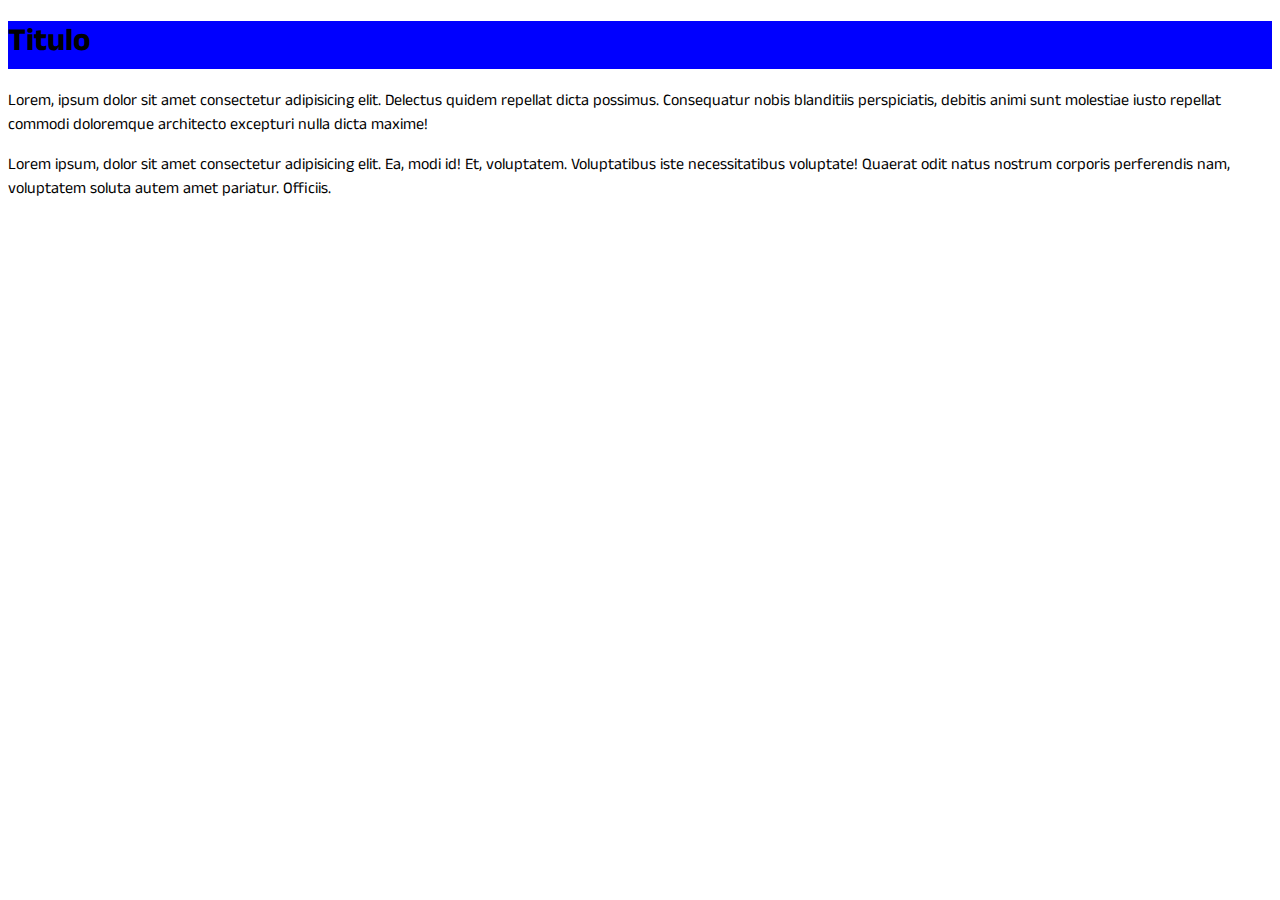
<file: BACKGROUND/index.html>
<!DOCTYPE html>
<html lang="en">
  <head>
    <meta charset="UTF-8" />
    <meta http-equiv="X-UA-Compatible" content="IE=edge" />
    <meta name="viewport" content="width=device-width, initial-scale=1.0" />
    <title>Background</title>
    <link rel="stylesheet" href="style.css" />
  </head>
  <body>
    <h1>Titulo</h1>
    <div class="content">
      <p>
        Lorem, ipsum dolor sit amet consectetur adipisicing elit. Delectus
        quidem repellat dicta possimus. Consequatur nobis blanditiis
        perspiciatis, debitis animi sunt molestiae iusto repellat commodi
        doloremque architecto excepturi nulla dicta maxime!
      </p>
      <p>
        Lorem ipsum, dolor sit amet consectetur adipisicing elit. Ea, modi id!
        Et, voluptatem. Voluptatibus iste necessitatibus voluptate! Quaerat odit
        natus nostrum corporis perferendis nam, voluptatem soluta autem amet
        pariatur. Officiis.
      </p>
    </div>
  </body>
</html>
</file>
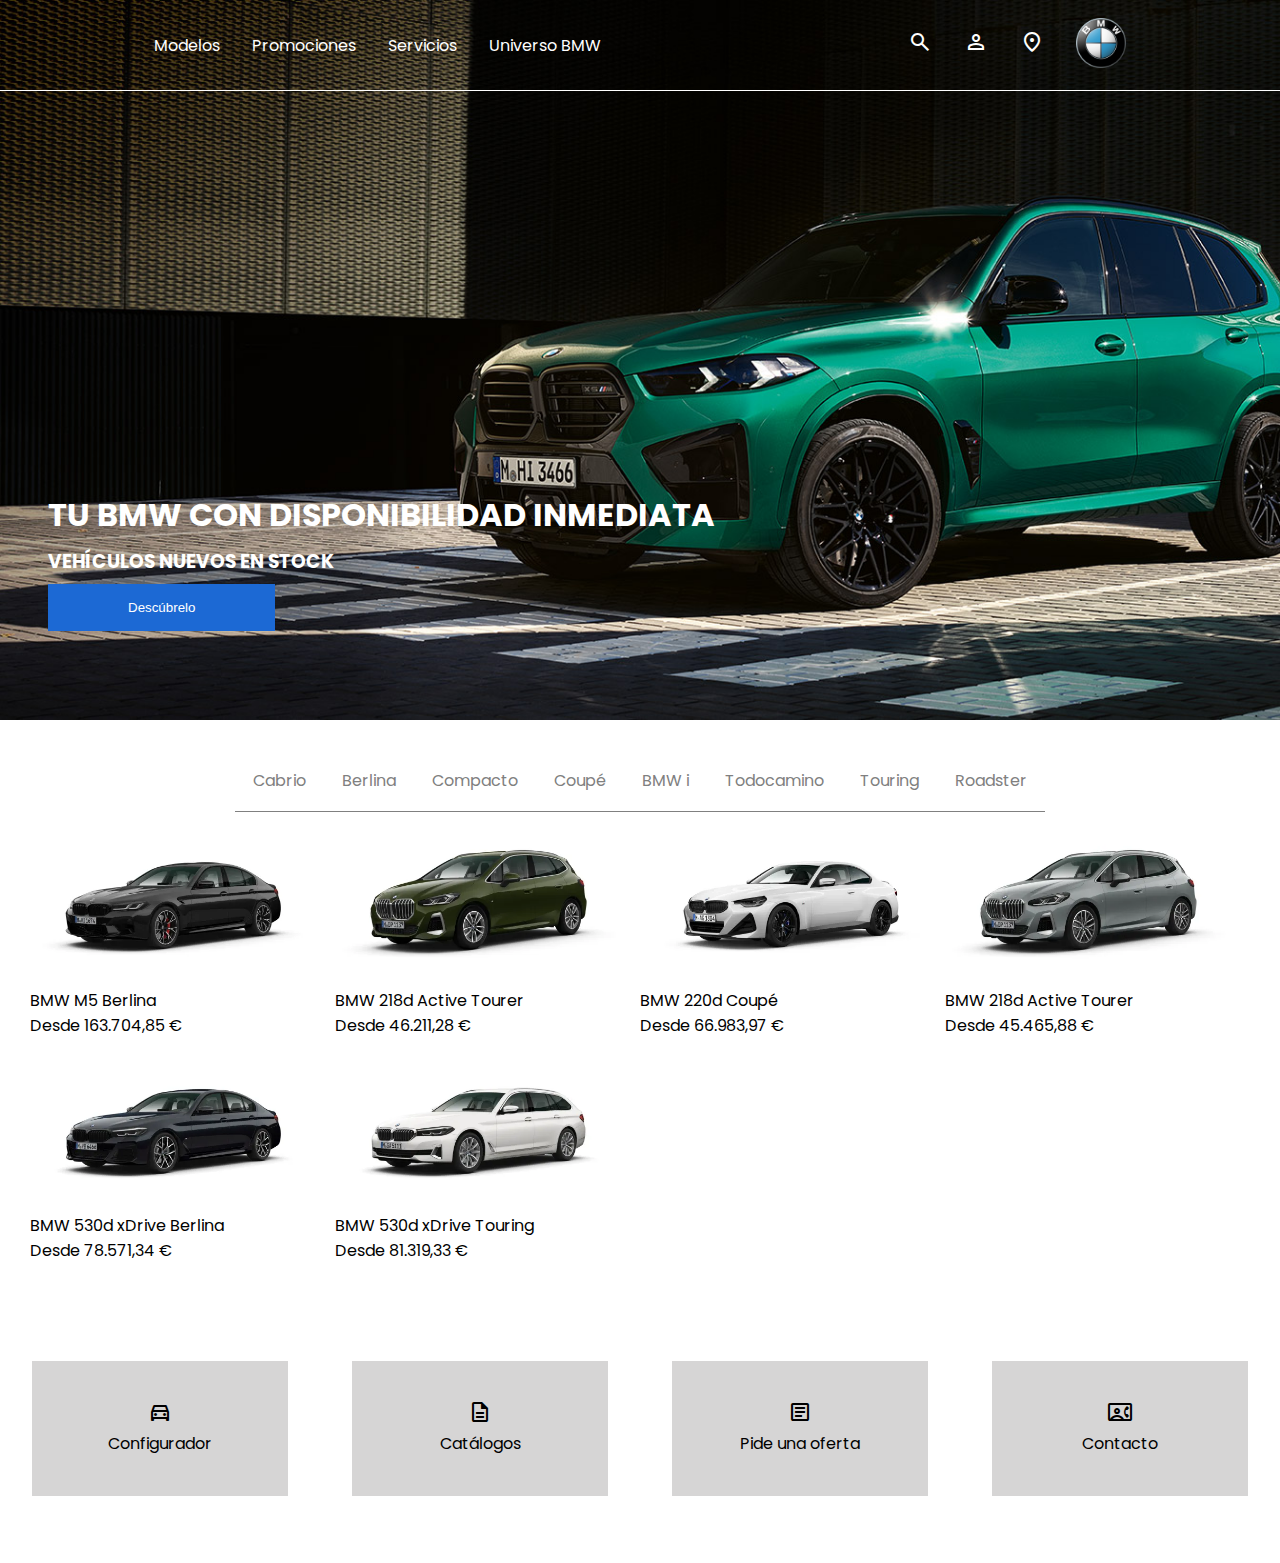
<file: BMW/index.html>
<!DOCTYPE html>
<html lang="en">
  <head>
    <meta charset="UTF-8" />
    <meta http-equiv="X-UA-Compatible" content="IE=edge" />
    <meta name="viewport" content="width=device-width, initial-scale=1.0" />
    <link rel="stylesheet" href="style.css" />
    <link
      rel="stylesheet"
      href="https://fonts.googleapis.com/css2?family=Material+Symbols+Outlined:opsz,wght,FILL,GRAD@20..48,100..700,0..1,-50..200"
    />
    <link rel="preconnect" href="https://fonts.googleapis.com" />
    <link rel="preconnect" href="https://fonts.gstatic.com" crossorigin />
    <link
      href="https://fonts.googleapis.com/css2?family=Poppins:ital,wght@0,100;0,200;0,300;0,400;0,500;0,600;0,700;0,800;0,900;1,100;1,200;1,300;1,400;1,500;1,600;1,700;1,800;1,900&display=swap"
      rel="stylesheet"
    />
    <title>Document</title>
  </head>
  <body>
    <header>
      <nav>
        <ul class="opciones1">
          <li><a href="#">Modelos</a></li>
          <li><a href="#">Promociones</a></li>
          <li><a href="#">Servicios</a></li>
          <li><a href="#">Universo BMW</a></li>
        </ul>
        <ul class="opciones2">
          <li>
            <a href="#"
              ><span class="material-symbols-outlined"> search </span></a
            >
          </li>
          <li>
            <a href="#"
              ><span class="material-symbols-outlined"> person </span></a
            >
          </li>
          <li>
            <a href="#"
              ><span class="material-symbols-outlined"> location_on </span></a
            >
          </li>
          <li><img class="logo" src="assets/BMW.svg.png" /></li>
        </ul>
      </nav>
      <div class="info">
        <h1>tu bmw con disponibilidad inmediata</h1>
        <h3>vehículos nuevos en stock</h3>
        <button>Descúbrelo</button>
      </div>
    </header>
    <section>
      <ul class="menu">
        <li><a href="#">Cabrio</a></li>
        <li><a href="#">Berlina</a></li>
        <li><a href="#">Compacto</a></li>
        <li><a href="#">Coupé</a></li>
        <li><a href="#">BMW i</a></li>
        <li><a href="#">Todocamino</a></li>
        <li><a href="#">Touring</a></li>
        <li><a href="#">Roadster</a></li>
      </ul>
      <ul class="grid">
        <li>
          <img src="assets/coches/cosySec (2).webp" />
          <p>BMW M5 Berlina</p>
          <p>Desde 163.704,85 €</p>
        </li>
        <li>
          <img src="assets/coches/cosySec (1).webp" />
          <p>BMW 218d Active Tourer</p>
          <p>Desde 46.211,28 €</p>
        </li>
        <li>
          <img src="assets/coches/cosySec.webp" />
          <p>BMW 220d Coupé</p>
          <p>Desde 66.983,97 €</p>
        </li>
        <li>
          <img src="assets/coches/cosySec (3).webp" />
          <p>BMW 218d Active Tourer</p>
          <p>Desde 45.465,88 €</p>
        </li>
        <li>
          <img src="assets/coches/cosySec (4).webp" />
          <p>BMW 530d xDrive Berlina</p>
          <p>Desde 78.571,34 €</p>
        </li>
        <li>
          <img src="assets/coches/cosySec (5).webp" />
          <p>BMW 530d xDrive Touring</p>
          <p>Desde 81.319,33 €</p>
        </li>
      </ul>
    </section>
    <footer>
      <ul class="op_footer">
        <li>
          <a href="#"
            ><span class="material-symbols-outlined"> Directions_car </span></a
          >
          <p>Configurador</p>
        </li>
        <li>
          <a href="#"
            ><span class="material-symbols-outlined"> Description </span></a
          >
          <p>Catálogos</p>
        </li>
        <li>
          <a href="#"
            ><span class="material-symbols-outlined"> Article </span></a
          >
          <p>Pide una oferta</p>
        </li>
        <li>
          <a href="#"
            ><span class="material-symbols-outlined"> Contact_phone </span></a
          >
          <p>Contacto</p>
        </li>
      </ul>
    </footer>
  </body>
</html>
</file>
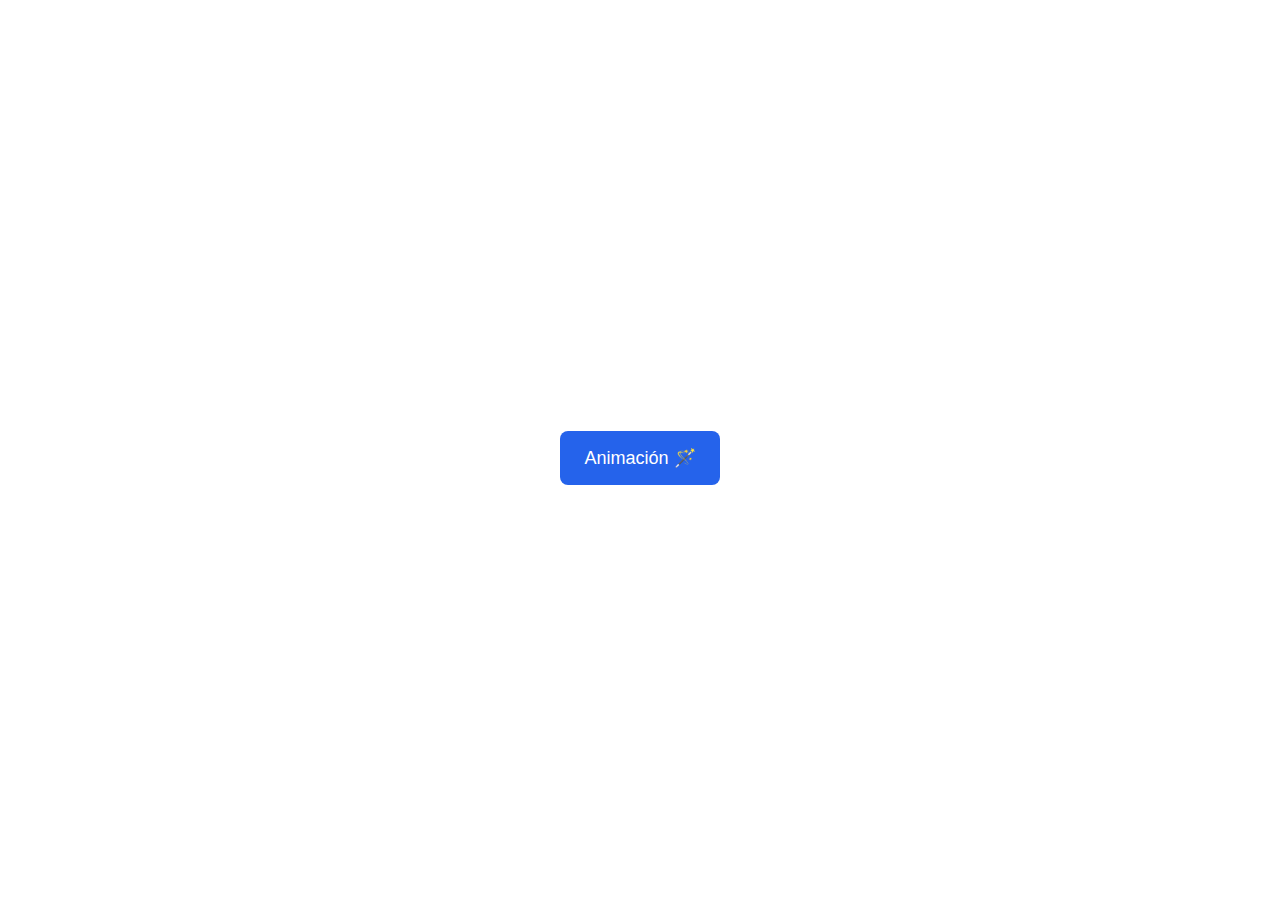
<file: BUTTON_HOVER/index.html>
<!DOCTYPE html>
<html lang="en">
  <head>
    <meta charset="UTF-8" />
    <meta http-equiv="X-UA-Compatible" content="IE=edge" />
    <meta name="viewport" content="width=device-width, initial-scale=1.0" />
    <title>Button Hover</title>
    <link rel="stylesheet" href="style.css" />
  </head>
  <body>
    <div id="transition-container">
      <button>Animación 🪄</button>
    </div>
  </body>
</html>
</file>
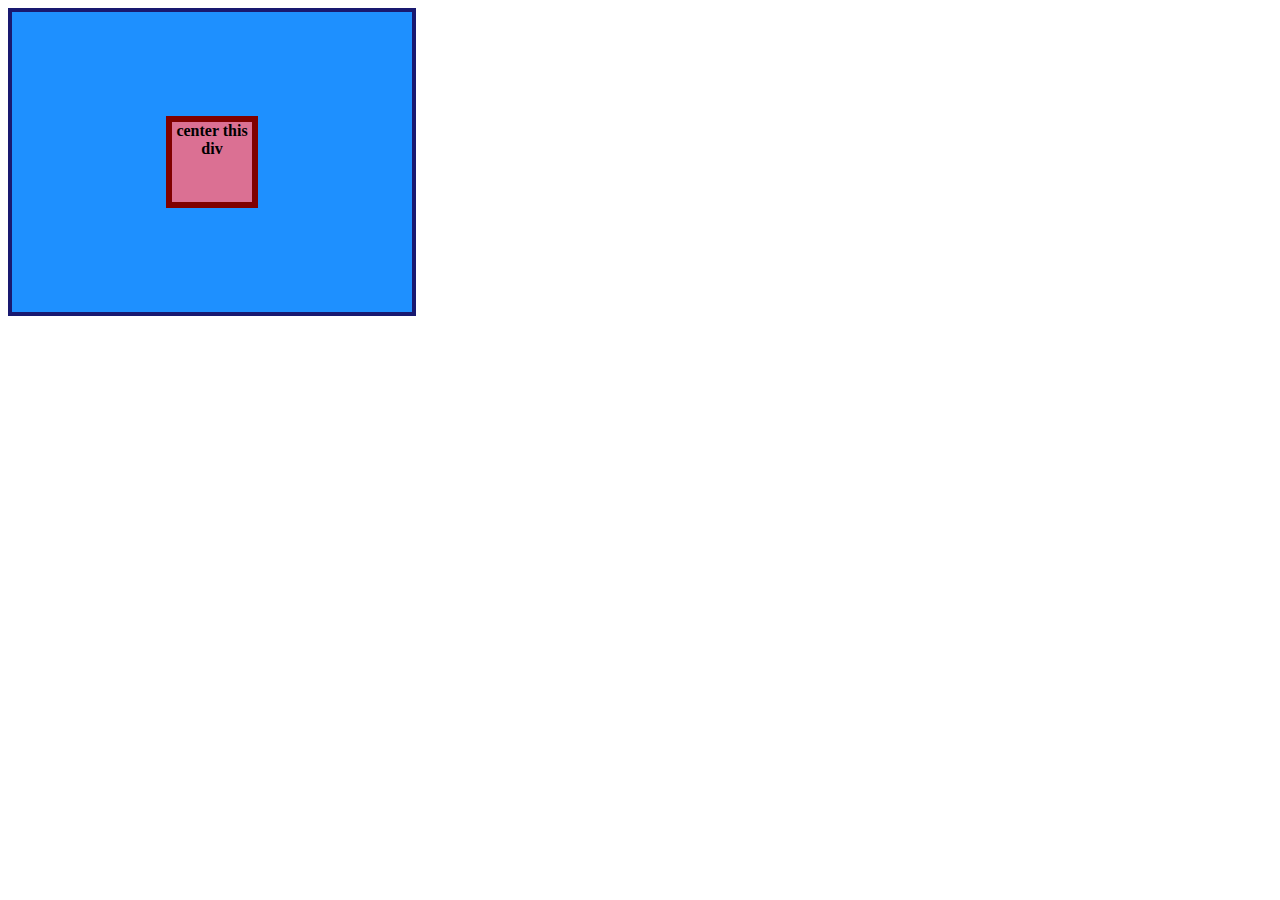
<file: CENTRAR_DIV_CON_FLEX/index.html>
<!DOCTYPE html>
<html lang="en">
  <head>
    <meta charset="UTF-8">
    <meta http-equiv="X-UA-Compatible" content="IE=edge">
    <meta name="viewport" content="width=device-width, initial-scale=1.0">
    <title>CENTER THIS DIV</title>
    <link rel="stylesheet" href="style.css">
  </head>
  <body>
    <div class="container">
      <div class="box">center this div</div>
    </div>
  </body>
</html>
</file>
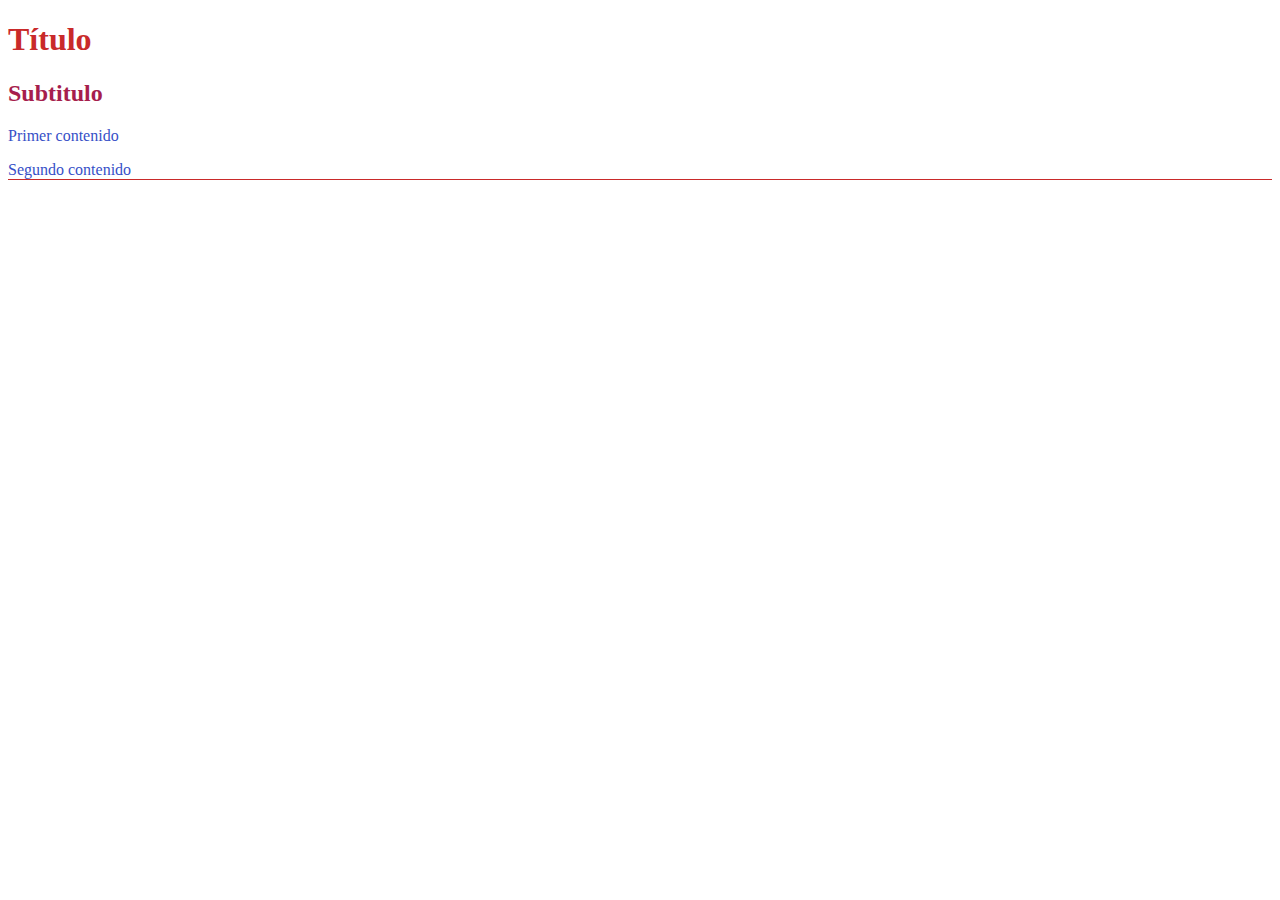
<file: COLORS/index.html>
<!DOCTYPE html>
<html lang="en">
  <head>
    <meta charset="UTF-8" />
    <meta http-equiv="X-UA-Compatible" content="IE=edge" />
    <meta name="viewport" content="width=device-width, initial-scale=1.0" />
    <title>Colors</title>
    <link rel="stylesheet" href="style.css" />
  </head>
  <body>
    <h1>Título</h1>
    <h2>Subtitulo</h2>
    <p class="first">Primer contenido</p>
    <p class="second">Segundo contenido</p>
  </body>
</html>
</file>
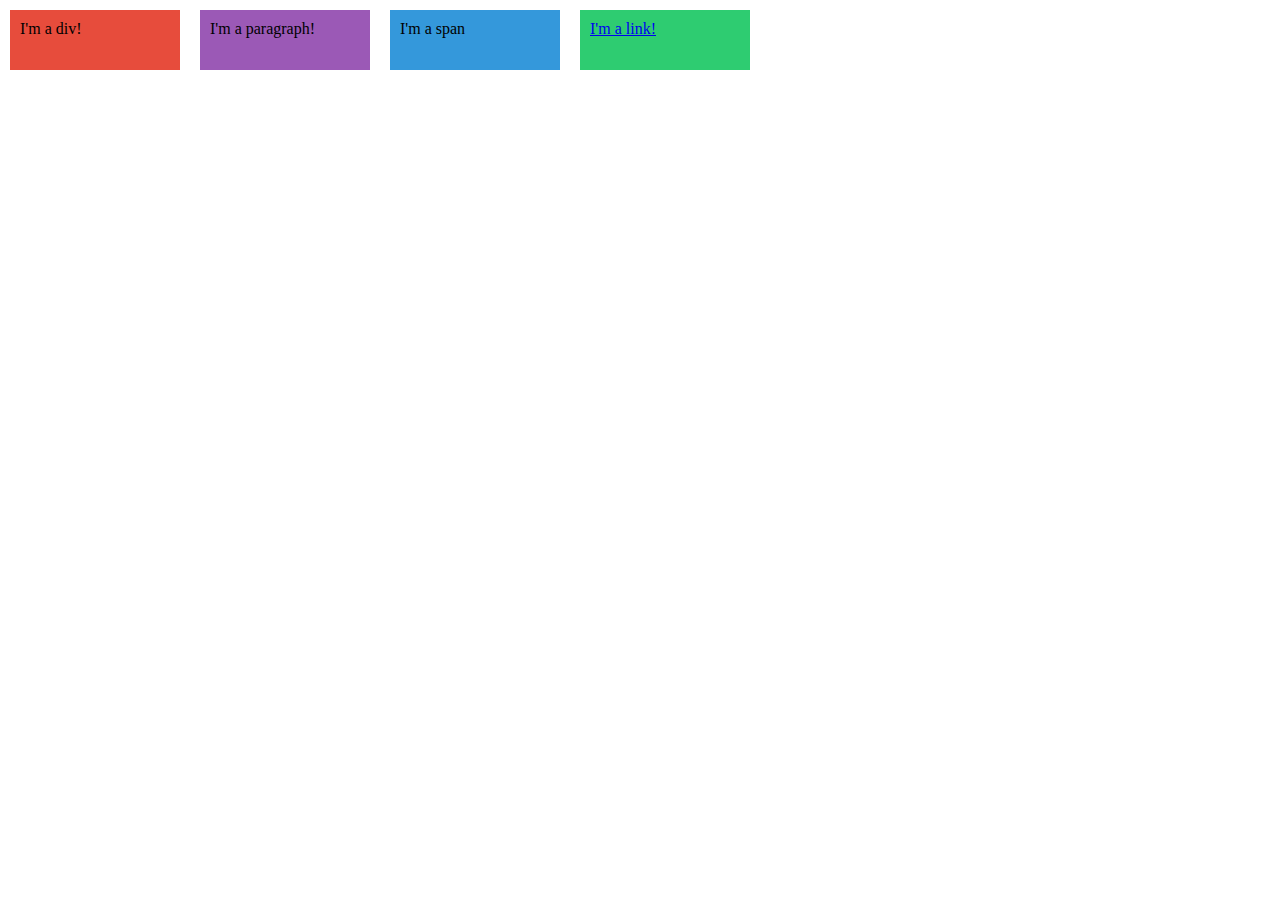
<file: DISPLAY_BASICS/index.html>
<!DOCTYPE html>
<html lang="en">
  <head>
    <meta charset="UTF-8" />
    <meta http-equiv="X-UA-Compatible" content="IE=edge" />
    <meta name="viewport" content="width=device-width, initial-scale=1.0" />
    <title>Display</title>
    <link rel="stylesheet" href="style.css" />
  </head>
  <body>
    <div>I'm a div!</div>
    <p>I'm a paragraph!</p>
    <span>I'm a span</span>
    <a href="#">I'm a link!</a>
  </body>
</html>
</file>
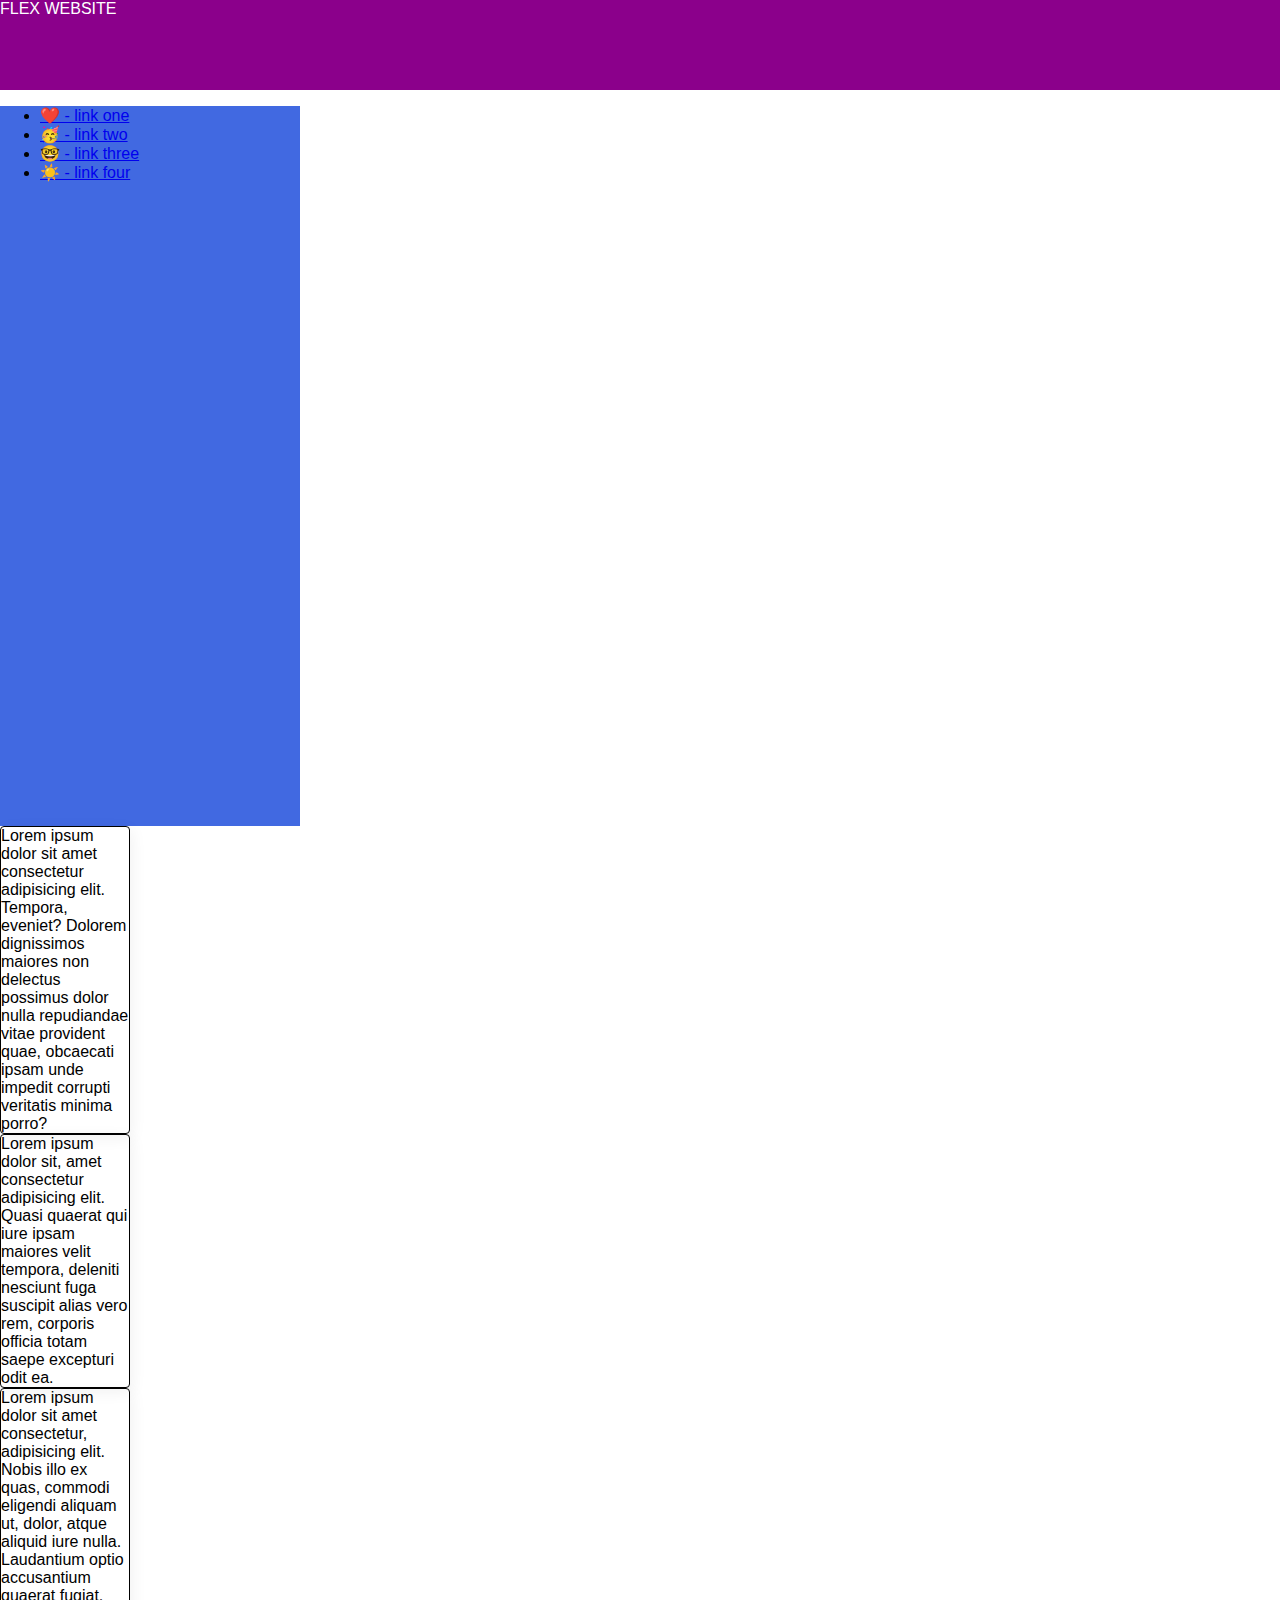
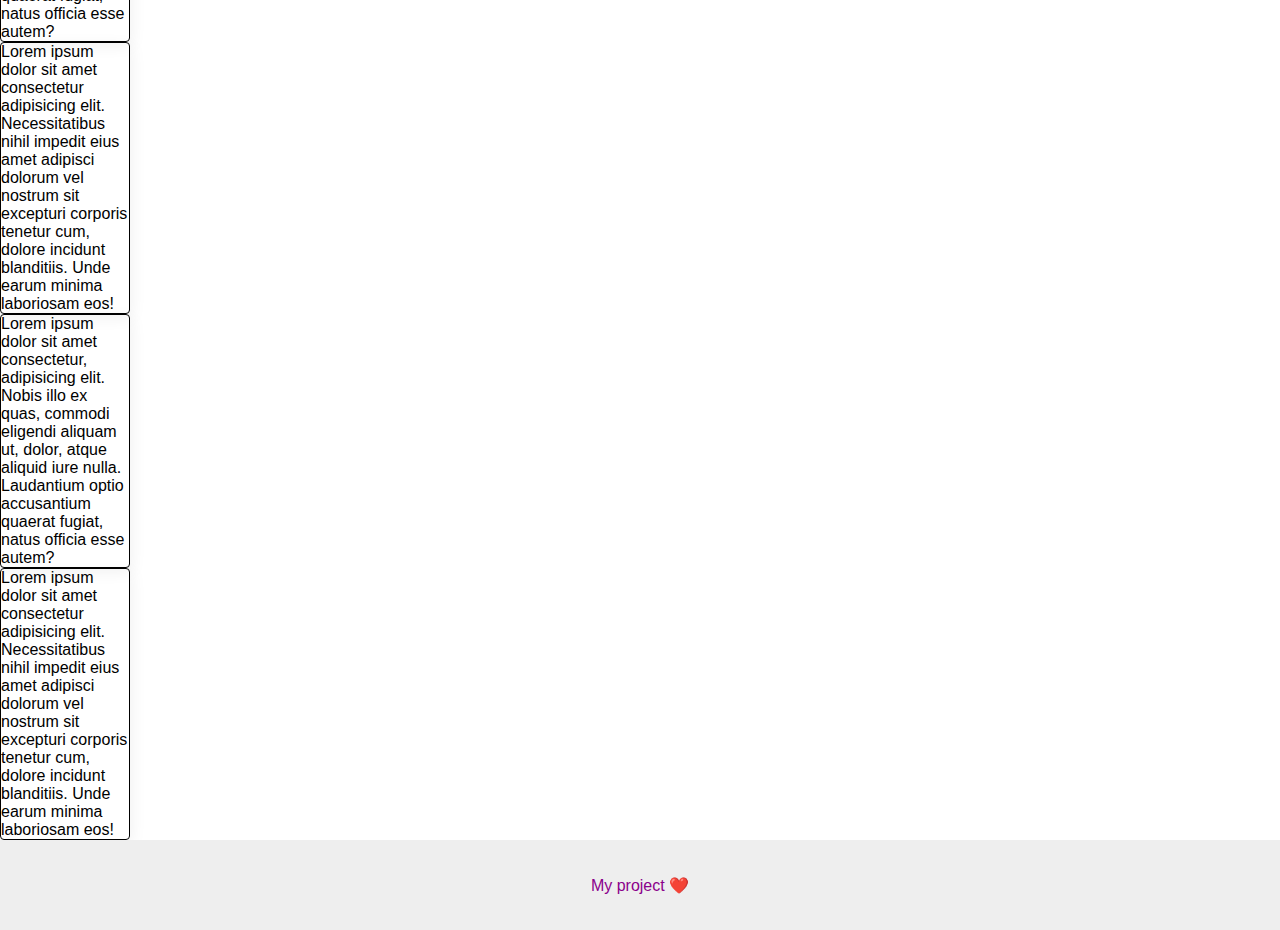
<file: FLEX_LAYOUT/index.html>
<!DOCTYPE html>
<html lang="en">
  <head>
    <meta charset="UTF-8">
    <meta http-equiv="X-UA-Compatible" content="IE=edge">
    <meta name="viewport" content="width=device-width, initial-scale=1.0">
    <title>Flex Layout</title>
    <link rel="stylesheet" href="style.css">
  </head>
  <body>
    <div class="header">
      FLEX WEBSITE
    </div>
    
    <div class="sidebar">
      <ul>
        <li><a href="#">❤️ - link one</a></li>
        <li><a href="#">🥳 - link two</a></li>
        <li><a href="#">🤓 - link three</a></li>
        <li><a href="#">☀️ - link four</a></li>
      </ul>
    </div>

    <div class="card">Lorem ipsum dolor sit amet consectetur adipisicing elit. Tempora, eveniet? Dolorem dignissimos maiores non delectus possimus dolor nulla repudiandae vitae provident quae, obcaecati ipsam unde impedit corrupti veritatis minima porro?</div>
    <div class="card">Lorem ipsum dolor sit, amet consectetur adipisicing elit. Quasi quaerat qui iure ipsam maiores velit tempora, deleniti nesciunt fuga suscipit alias vero rem, corporis officia totam saepe excepturi odit ea.</div>
    <div class="card">Lorem ipsum dolor sit amet consectetur, adipisicing elit. Nobis illo ex quas, commodi eligendi aliquam ut, dolor, atque aliquid iure nulla. Laudantium optio accusantium quaerat fugiat, natus officia esse autem?</div>
    <div class="card">Lorem ipsum dolor sit amet consectetur adipisicing elit. Necessitatibus nihil impedit eius amet adipisci dolorum vel nostrum sit excepturi corporis tenetur cum, dolore incidunt blanditiis. Unde earum minima laboriosam eos!</div>
    <div class="card">Lorem ipsum dolor sit amet consectetur, adipisicing elit. Nobis illo ex quas, commodi eligendi aliquam ut, dolor, atque aliquid iure nulla. Laudantium optio accusantium quaerat fugiat, natus officia esse autem?</div>
    <div class="card">Lorem ipsum dolor sit amet consectetur adipisicing elit. Necessitatibus nihil impedit eius amet adipisci dolorum vel nostrum sit excepturi corporis tenetur cum, dolore incidunt blanditiis. Unde earum minima laboriosam eos!</div>
    
    <div class="footer">
      My project ❤️
    </div>
  </body>
</html>
</file>
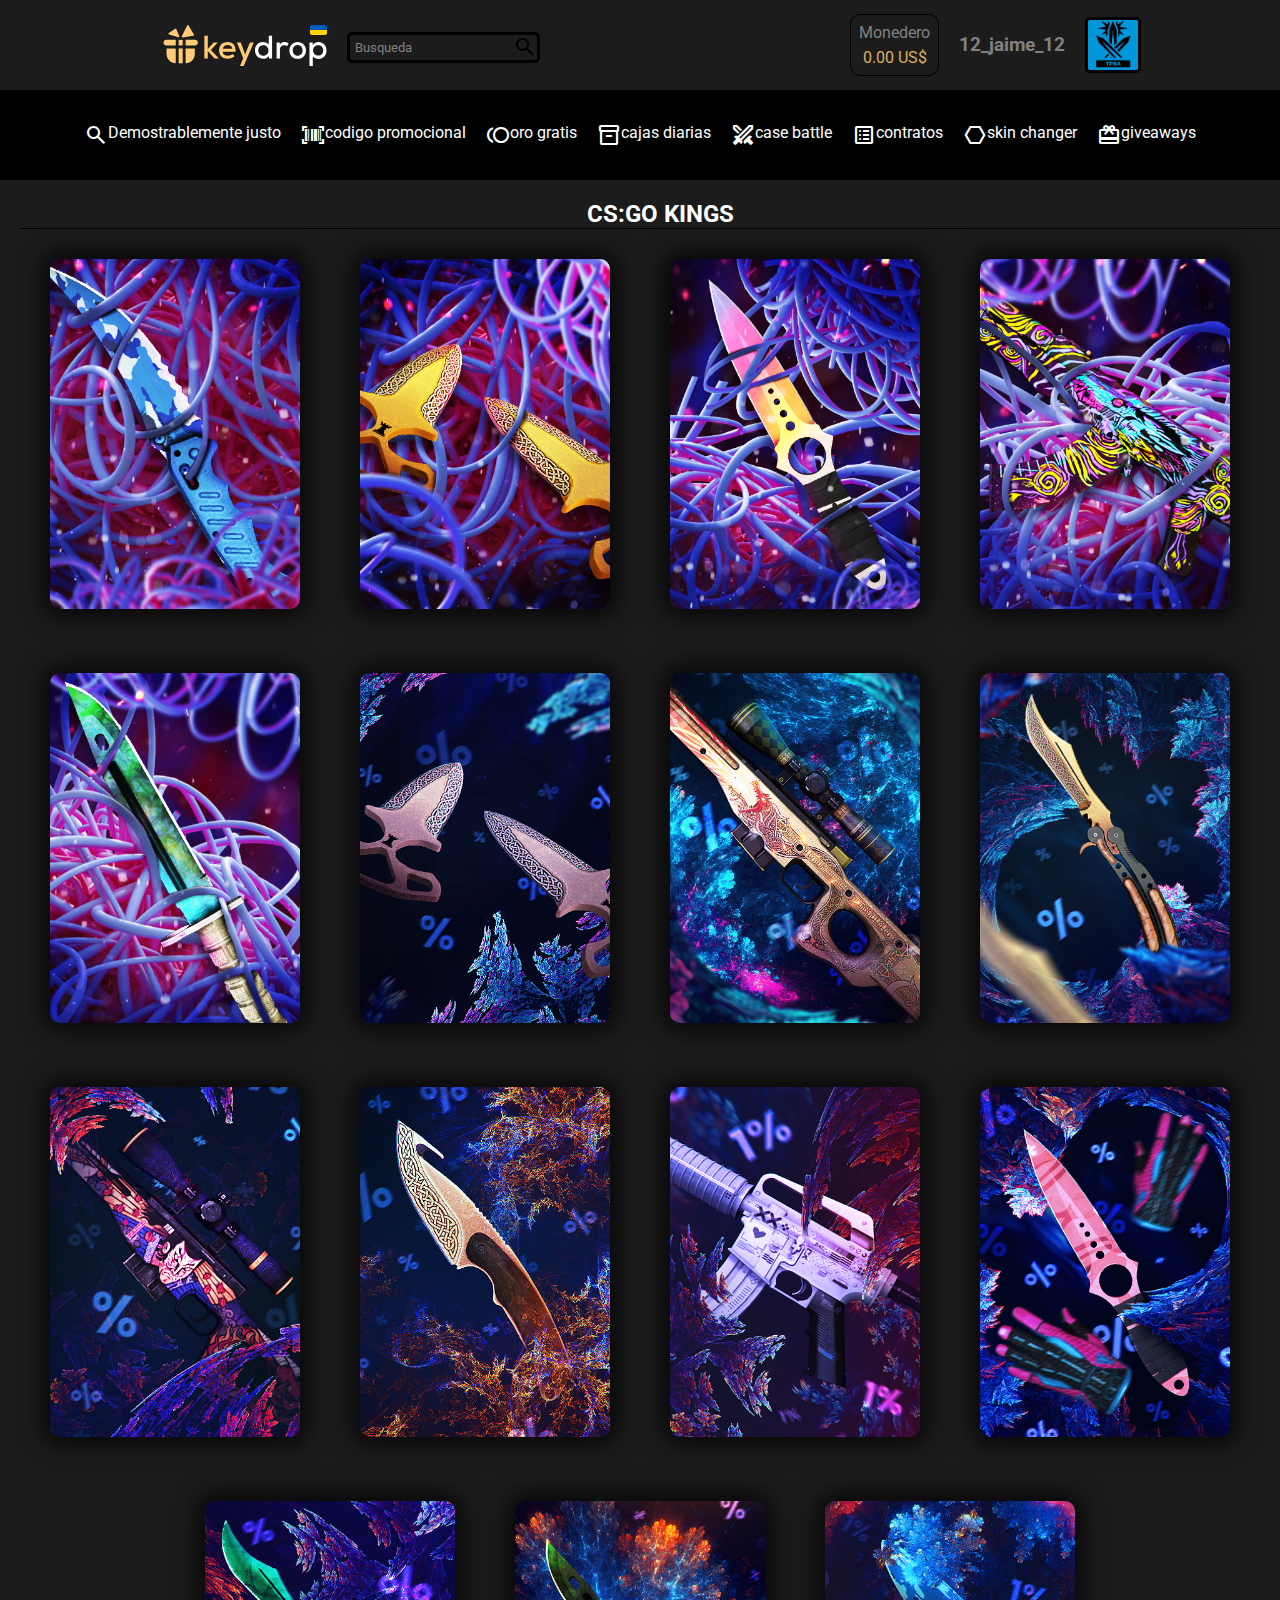
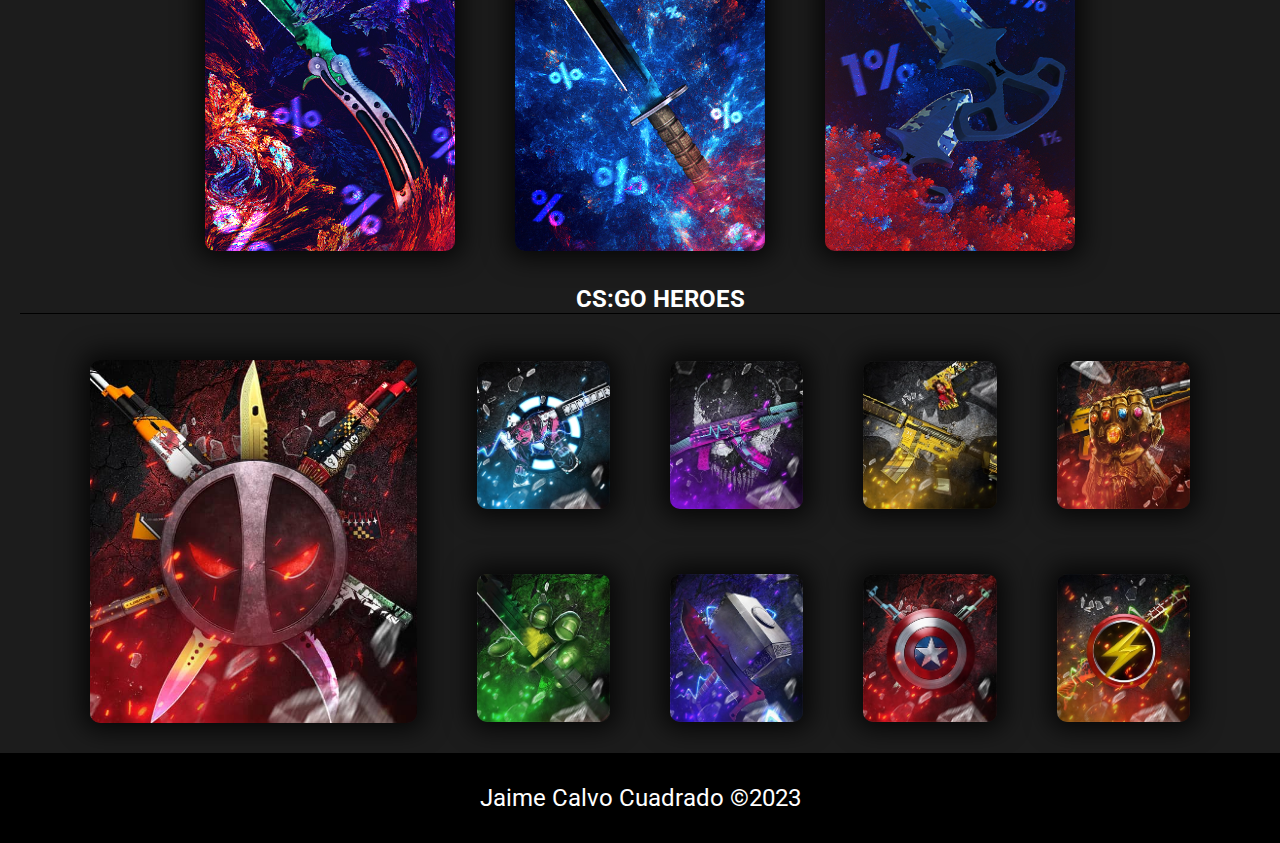
<file: FLEX_y_GRID/index.html>
<!DOCTYPE html>
<html lang="en">
<head>
    <meta charset="UTF-8">
    <meta http-equiv="X-UA-Compatible" content="IE=edge">
    <meta name="viewport" content="width=device-width, initial-scale=1.0">
    <link rel="stylesheet" href="style.css">
    <link rel="stylesheet" href="https://fonts.googleapis.com/css2?family=Material+Symbols+Outlined:opsz,wght,FILL,GRAD@20..48,100..700,0..1,-50..200" />
    <link rel="preconnect" href="https://fonts.googleapis.com">
<link rel="preconnect" href="https://fonts.gstatic.com" crossorigin>
<link href="https://fonts.googleapis.com/css2?family=Poppins:ital,wght@0,200;0,300;0,400;0,500;0,600;0,700;0,800;0,900;1,100;1,200;1,300;1,400;1,500;1,600;1,700;1,800;1,900&family=Roboto:ital,wght@0,100;0,300;0,400;0,500;0,700;0,900;1,100;1,300;1,400;1,500;1,700;1,900&display=swap" rel="stylesheet">
    <title>Document</title>
</head>
<body>
    <header>
    <nav class="nav1">
        <div class="elements_izq">
                <img class="logo" src="assets/img_pagina/kd-logo.svg"alt="logo"/>
            <div class="input_busqueda">
                <input type="text" placeholder="Busqueda">
                <span class="material-symbols-outlined">
                    search
                </span>
            
            </div>
        </div>
        <div class="elements_der">
            <div class="monedero">
            <p>Monedero</p>
            <p class="cantidad">0.00 US$</p>
            </div>
            <h3>12_jaime_12</h2>
            <img class="icono" src="assets/img_pagina/azulTPBa.png"alt="icono"/>
        </div>
    </nav>
<nav class="nav2">
    <ul class="listado">
        <li class="item"><span class="material-symbols-outlined">
            search
        </span><a>Demostrablemente justo</a></li>
        <li class="item"><span class="material-symbols-outlined">
            barcode_scanner
        </span><a>codigo promocional</a></li>
        <li class="item"><span class="material-symbols-outlined">
            toll
        </span><a>oro gratis</a></li>
        <li class="item"><span class="material-symbols-outlined">
            inventory_2
        </span><a>cajas diarias</a></li>
        <li class="item"><span class="material-symbols-outlined">
            swords
        </span><a>case battle</a></li>
        <li class="item"><span class="material-symbols-outlined">
            list_alt 
        </span><a>contratos</a></li>
        <li class="item"><span class="material-symbols-outlined">
            hexagon
        </span><a>skin changer</a></li>
        <li class="item"><span class="material-symbols-outlined">
            redeem
        </span><a>giveaways</a></li>
    </ul>
</nav>
</header>
<main>
<content class="content1">
    <h2>CS:GO KINGS</h2>
    <ul class="list_content1">
        <li class="caja_flex">
            <img class="caja1" src="assets/img_cajas/SPARK.webp" alt="SPARK"/>
        </li>
        <li class="caja_flex">
            <img class="caja1" src="assets/img_cajas/DAGGERS.webp"
            alt="DAGGERS"/>
        </li>
        <li class="caja_flex">
            <img class="caja1" src="assets/img_cajas/PERFECT.webp"alt="PERFECT"/>
        </li>
        <li class="caja_flex">
            <img class="caja1" src="assets/img_cajas/ENERGY1.webp"alt="ENERGY1"/>
        </li>
        <li class="caja_flex">
            <img class="caja1" src="assets/img_cajas/SHARP.webp"alt="SHARP"/>
        </li>
        <li class="caja_flex">
            <img class="caja1" src="assets/img_cajas/SWAP.webp"alt="SWAP"/>
        </li>
        <li class="caja_flex">
            <img class="caja1" src="assets/img_cajas/SIGNAL.webp"alt="SIGNAL"/>
        </li>
        <li class="caja_flex">
            <img class="caja1" src="assets/img_cajas/SMART.webp"alt="SMART"/>
        </li>
        <li class="caja_flex">
            <img class="caja1" src="assets/img_cajas/CAPITAL.webp"alt="CAPITAL"/>
        </li>
        <li class="caja_flex">
            <img class="caja1" src="assets/img_cajas/TECH.webp"alt="TECH"/>
        </li>
        <li class="caja_flex">
            <img class="caja1" src="assets/img_cajas/1PROFIT2.webp"alt="1PROFIT2"/>
        </li>
        <li class="caja_flex">
            <img class="caja1" src="assets/img_cajas/LORD2.webp"alt="LORD2"/>
        </li>
        <li class="caja_flex">
            <img class="caja1" src="assets/img_cajas/TOKEN2.webp"alt="TOKEN2"/>
        </li>
        <li class="caja_flex">
            <img class="caja1" src="assets/img_cajas/ROCKET2.webp"alt="ROCKET2"/>
        </li>
        <li class="caja_flex">
            <img class="caja1" src="assets/img_cajas/1KNIFE3.webp"alt="1KNIFE3"/>
        </li>
    </ul>
</content>
<content class="content2">
    <h2>CS:GO HEROES</h2>
    <ul class="list_content2">
        <li class="caja_grid">
            <img class="caja2" src="assets/img_cajas/csgoheroes11.jpg" alt="csgoheroes11"/>
        </li>
        <li class="caja_grid">
            <img class="caja2" src="assets/img_cajas/csgoheroes3.webp"alt="csgoheroes3"/>
        </li>
        <li class="caja_grid">
            <img class="caja2" src="assets/img_cajas/csgoheroes4.webp"alt="csgoheroes4"/>
        </li>
        <li class="caja_grid">
            <img class="caja2" src="assets/img_cajas/csgoheroes5.webp"alt="csgoheroes5"/>
        </li>
        <li class="caja_grid">
            <img class="caja2" src="assets/img_cajas/csgoheroes6.webp" alt="csgoheroes6"/>
        </li>
        <li class="caja_grid">
            <img class="caja2" src="assets/img_cajas/csgoheroes7.webp"
            alt="csgoheroes7"/>
        </li>
        <li class="caja_grid">
            <img class="caja2" src="assets/img_cajas/csgoheroes8.webp"alt="csgoheroes8"/>
        </li>
        <li class="caja_grid">
            <img class="caja2" src="assets/img_cajas/csgoheroes9.webp"alt="csgoheroes9"/>
        </li>
        <li class="caja_grid">
            <img class="caja2" src="assets/img_cajas/csgoheroes2.webp"alt="csgoheroes2"/>
        </li>
    </ul>
</content>
</main>
<footer>
    <p>Jaime Calvo Cuadrado ©2023</p>
</footer>
</body>
</html>
</file>
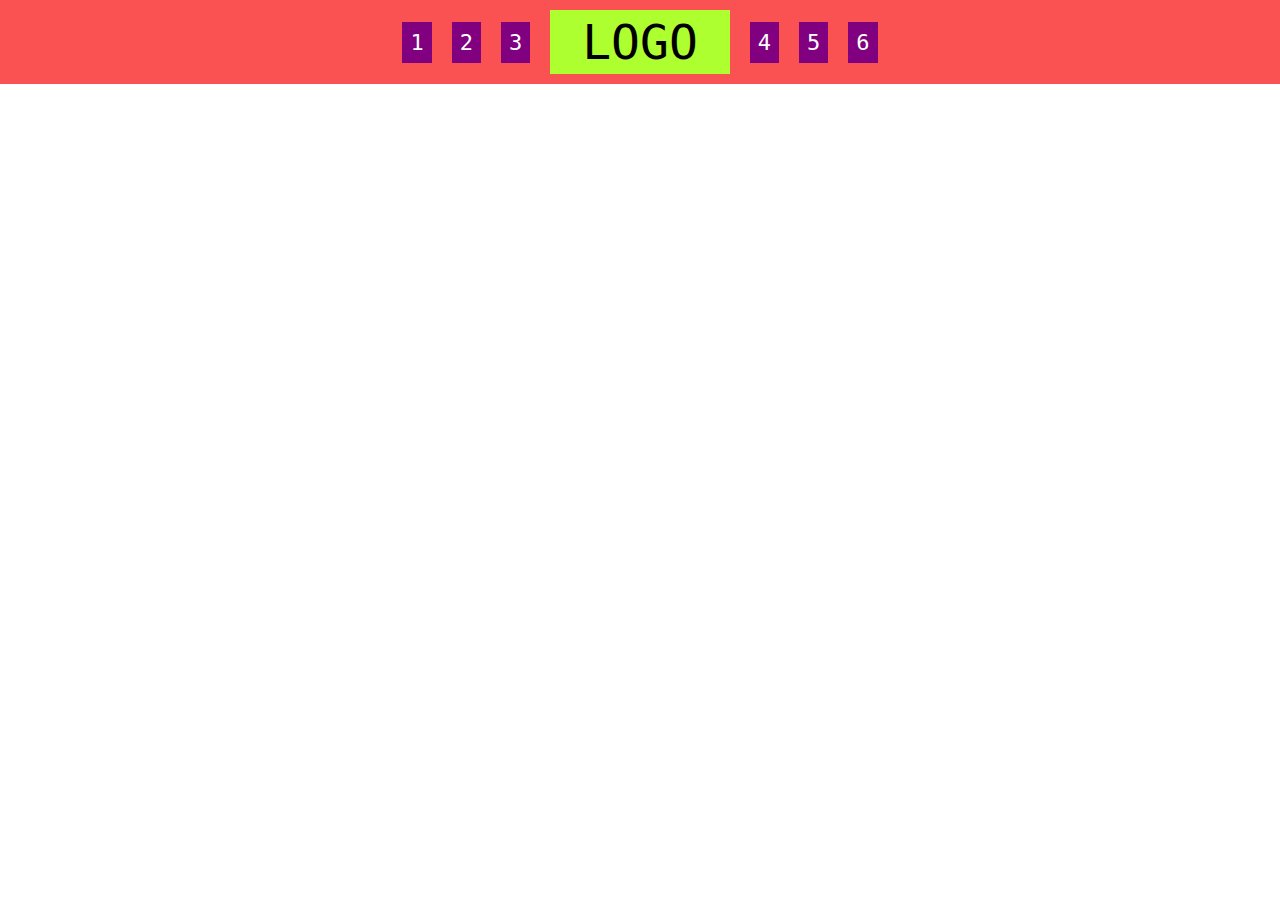
<file: HEADER_ONE/index.html>
<!DOCTYPE html>
<html lang="en">
  <head>
    <meta charset="UTF-8">
    <meta http-equiv="X-UA-Compatible" content="IE=edge">
    <meta name="viewport" content="width=device-width, initial-scale=1.0">
    <title>Flex Header</title>
    <link rel="stylesheet" href="style.css">
  </head>
  <body>
    <div class="header">
      <div class="left-links">
        <ul>
          <li><a href="#">1</a></li>
          <li><a href="#">2</a></li>
          <li><a href="#">3</a></li>
        </ul>
      </div>
      <div class="logo">LOGO</div>
      <div class="right-links">
        <ul>
          <li><a href="#">4</a></li>
          <li><a href="#">5</a></li>
          <li><a href="#">6</a></li>
        </ul>
      </div>
    </div>
  </body>
</html>
</file>
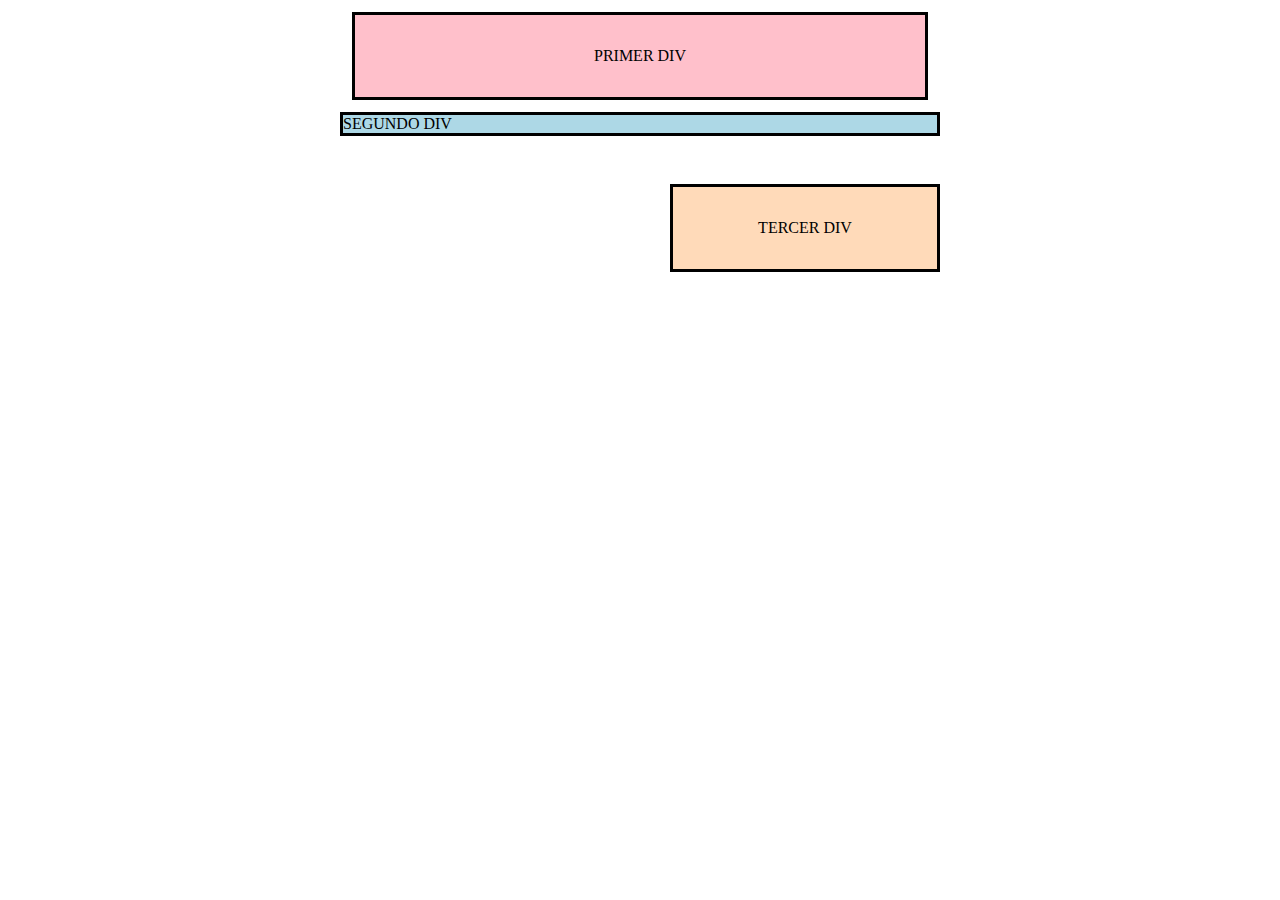
<file: MARGIN_Y_PADDING_BASICS/index.html>
<!DOCTYPE html>
<html lang="en">
  <head>
    <meta charset="UTF-8">
    <meta http-equiv="X-UA-Compatible" content="IE=edge">
    <meta name="viewport" content="width=device-width, initial-scale=1.0">
    <title>Margin and Padding 1</title>
    <link rel="stylesheet" href="style.css">
  </head>
  <body>
    <div class="one">
      PRIMER DIV
    </div>
    <div class="two">
      SEGUNDO DIV
    </div>
    <div class="three">
      TERCER DIV
    </div>
  </body>
</html>
</file>
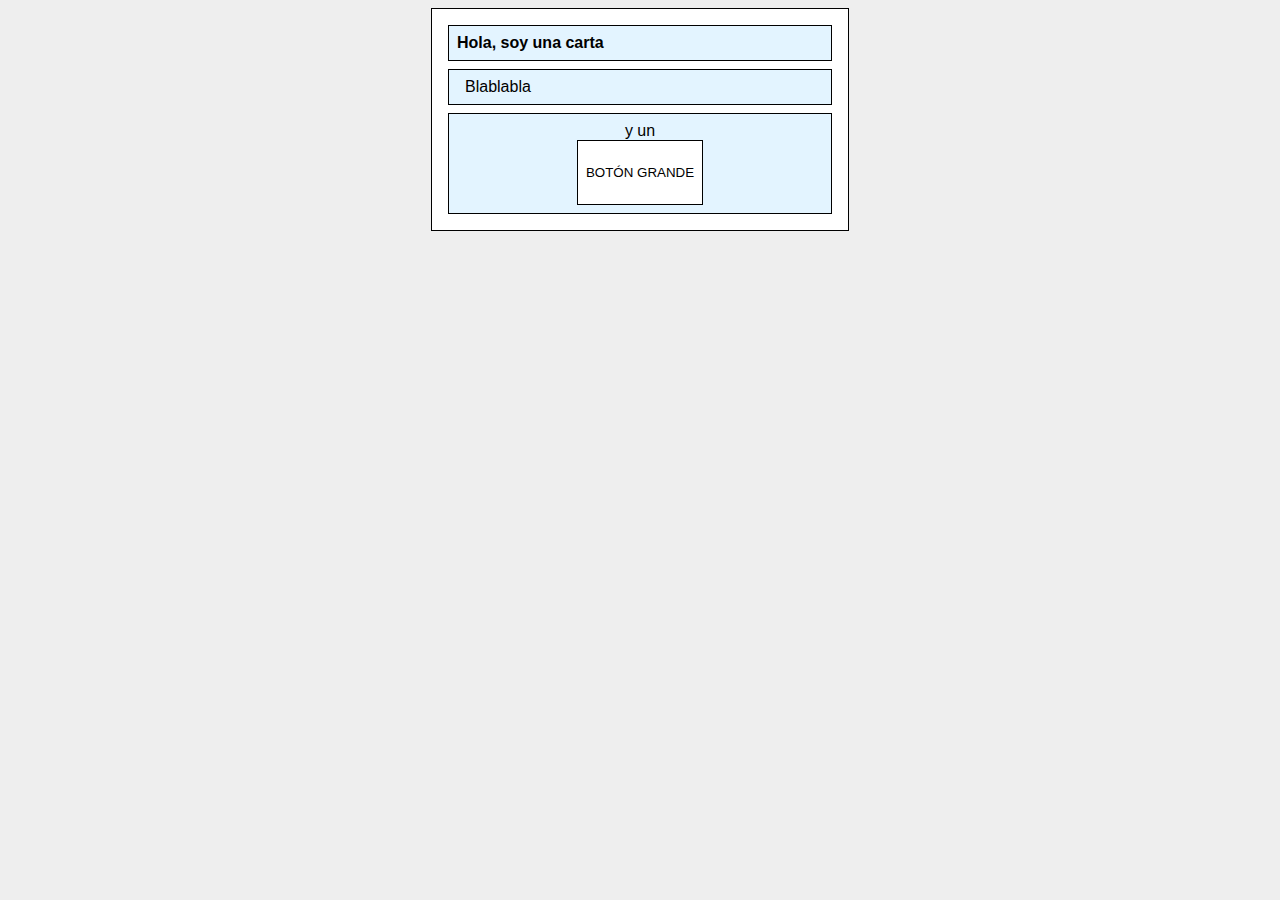
<file: MARGIN_Y_PADDING_POSITION/index.html>
<!DOCTYPE html>
<html lang="en">
  <head>
    <meta charset="UTF-8">
    <meta http-equiv="X-UA-Compatible" content="IE=edge">
    <meta name="viewport" content="width=device-width, initial-scale=1.0">
    <title>Margin y Padding 2</title>
    <link rel="stylesheet" href="style.css">
  </head>
  <body>
    <div class="card">
      <h1 class="title">Hola, soy una carta</h1>
      <div class="content">Blablabla</div>
      <div class="button-container">y un <button>BOTÓN GRANDE</button></div>
    </div>
  </body>
</html>
</file>
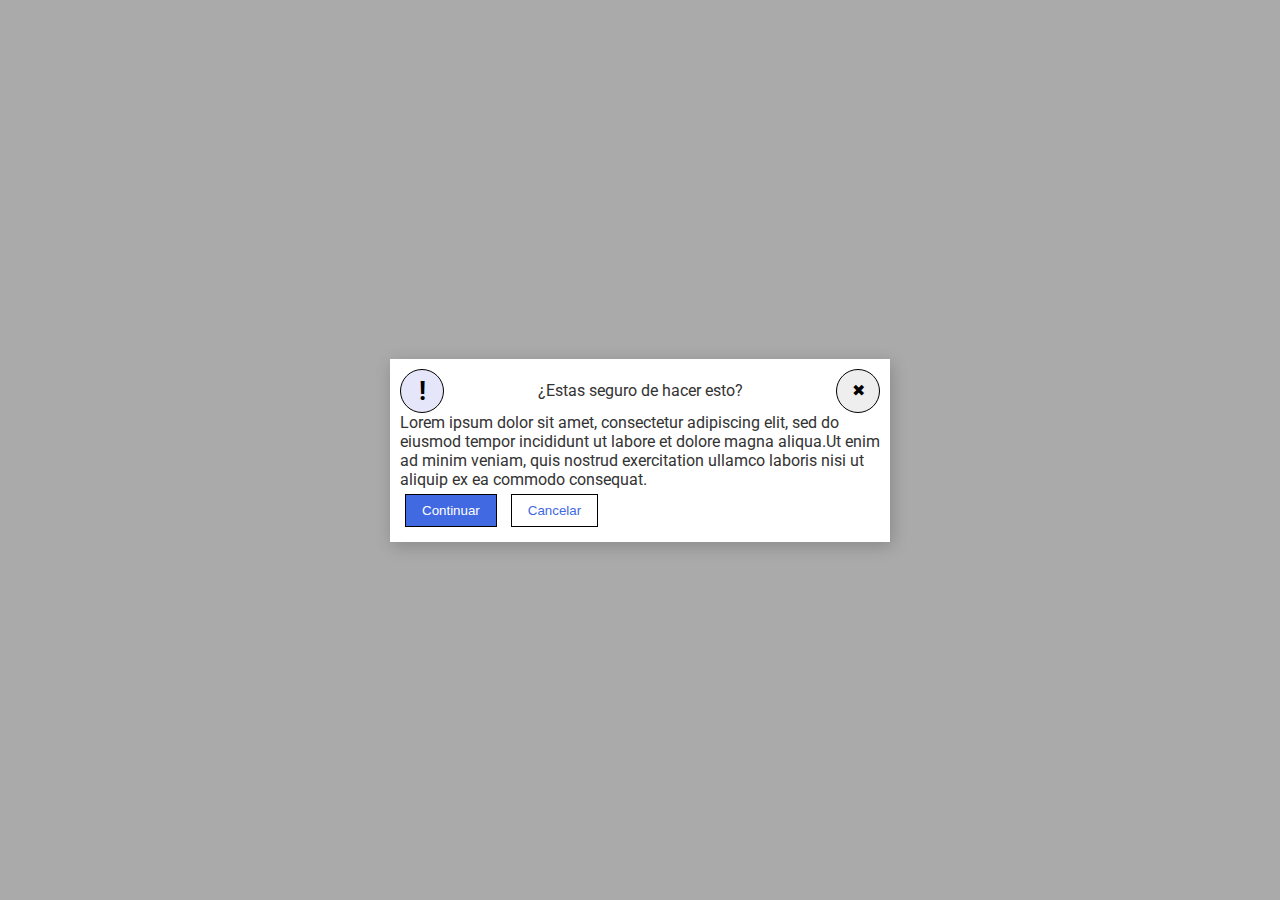
<file: MODAL/index.html>
<!DOCTYPE html>
<html lang="en">
  <head>
    <meta charset="UTF-8">
    <meta http-equiv="X-UA-Compatible" content="IE=edge">
    <meta name="viewport" content="width=device-width, initial-scale=1.0">
    <link rel="stylesheet" href="style.css">
    <title>Flex Modal</title>
  </head>
  <body>
    <div class="modal">
      <div class="header">
      <div class="icon">!</div>
      <div>¿Estas seguro de hacer esto?</div>
      <div class="close-button">✖</div>
    </div>
      <div class="text">Lorem ipsum dolor sit amet, consectetur adipiscing elit, sed do eiusmod tempor incididunt ut labore et dolore magna aliqua.Ut enim ad minim veniam, quis nostrud exercitation ullamco laboris nisi ut aliquip ex ea commodo consequat.</div>
      <button class="continue">Continuar</button>
      <button class="cancel">Cancelar</button>
    </div>
  </body>
</html>
</file>
<file: BACKGROUND/style.css>
@import url("https://fonts.googleapis.com/css2?family=Anek+Telugu:wght@300;400;700&display=swap");

* {
  font-family: "Anek Telugu", sans-serif;
}

body {
 background-image: url("https://www.transparenttextures.com/patterns/always-grey.png");
}

h1{
    background-color: blue;
}
.content{
    background-image: url("https://www.transparenttextures.com/patterns/brick-wall.png");
}
</file>
<file: BMW/style.css>
*{
    padding: 0;
    margin: 0;
    box-shadow: none;
}
p{
    font-family: 'Poppins', sans-serif;
}
a{
    text-decoration: none;
    font-family: 'Poppins', sans-serif;
}
h1{
    text-transform: uppercase;
    color: white;
    font-family: 'Poppins', sans-serif;
}
h3{
    text-transform: uppercase;
    color: white;
    font-family: 'Poppins', sans-serif;
}
/*------------------------header------------------------*/
header{
    min-height: 80vh;
    background-image: url(assets/bmw-m-series-x5-m-sp-desktop.jpg);
    background-position: center;
    background-size: cover;
}
.logo{
    width: 50px;
    height: 50px;

}
nav{
    min-height: 10vh;
    display: flex;
    justify-content: space-around;
    align-items: center;
    border-bottom: solid white 1px;
}
.opciones1{
    display: flex;
    justify-content: center;
    align-items: center;
    list-style-type: none;
}
.opciones2{
    display: flex;
    justify-content: center;
    align-items: center;
    list-style-type: none;
}
nav a{
    color: white;
}
nav li{
    margin: 1rem;
}
.info{
    margin-left: 3rem;
    position: relative;
    top: 25rem;
}
.info button{
    color: white;
    background-color: #1c69d4;
    padding: 1rem 5rem;
    border: none;
}
.info h1{
    margin-bottom: 0.5rem;
}
.info h3{
    margin-bottom: 0.5rem;
}
/*---------------------content-----------------------*/
section{
    display: flex;
    flex-direction: column;
    justify-content: space-around;
    align-items: center;
    margin: 30px;
}
.menu{
    min-width: 10vh;
    display: flex;
    justify-content: center;
    align-items: center;
    list-style-type: none;
    border-bottom: solid gray 1px;
}
.menu li{
    margin: 2vh;
    
}
.menu a{
    text-decoration: none;
    color: gray;
}
/*---------grid-----------*/
.grid {
    list-style-type: none;
    display: grid;
    grid-template-columns: repeat(auto-fill, minmax(300px , 1fr));
    width: 100%;
}
.grid img{
    width: 100%;
}
/*-----------------------footer-----------------------*/
.op_footer{
    display: flex;
    justify-content: space-around;
    align-items: center;
    text-align: center;
    min-height: 30vh;
}
.op_footer li{
    list-style-type: none;
    background-color: rgba(172, 170, 170, 0.491);
    width: 20vw;
    height: 15vh;
    display: flex;
    justify-content: center;
    align-items: center;
    flex-direction: column;
}
.op_footer li a{
    text-decoration: none;
    color: black;
}
</file>
<file: BUTTON_HOVER/style.css>
#transition-container{
    display: flex;
    justify-content: center;
    align-items: center;
    height: 100vh;
}

button {
  border-radius: 8px;
  border: none;
  background-color: #2563eb;
  color: white;
  font-size: 18px;
  padding: 16px 24px;
  text-align: center;
  transition: 300ms ease-in-out;
}
button:hover{
    scale: 1.2;
}
</file>
<file: CENTRAR_DIV_CON_FLEX/style.css>
.container {
    background: dodgerblue;
    border: 4px solid midnightblue;
    width: 400px;
    height: 300px;
    display: flex;
    justify-content: center;
    align-items: center;
  }
  
  .box {
    background: palevioletred;
    font-weight: bold;
    text-align: center;
    border: 6px solid maroon;
    width: 80px;
    height: 80px;
  }
</file>
<file: COLORS/style.css>
h1{
    color: #c92a2a;
}
h2{
    color: #a61e4d;
}
.first,.second{
    color: #364fc7;
}
.second{
    border-bottom: solid #c92a2a 1px;
}
</file>
<file: DISPLAY_BASICS/style.css>
*{
    margin: 0;
    padding: 0px;
    box-shadow: none;
}
body{
    display: flex;
}
div,p,span,a{
    height: 40px;
    width: 150px;
    margin: 10px;
    padding: 10px;
}
div{
    background-color: #e74c3c;
}
p{
    background-color: #9b59b6;
}
span{
    background-color: #3498db;
}
a{
    background-color: #2ecc71;
}
</file>
<file: FLEX_LAYOUT/style.css>
body {
    font-family: -apple-system, BlinkMacSystemFont, 'Segoe UI', Roboto, Oxygen, Ubuntu, Cantarell, 'Open Sans', 'Helvetica Neue', sans-serif;
    margin: 0;
    min-height: 100vh;
  }
  
  .header {
    height: 72px;
    background: darkmagenta;
    color: white;
    min-height: 10vh;
  }
  
  .footer {
    height: 72px;
    background: #eee;
    color: darkmagenta;
    min-height: 10vh;
    display: flex;
    align-items: center;
    justify-content: center;
  }
  
  .sidebar {
    width: 300px;
    background: royalblue;
    min-height: 80vh;
    min-width: 20vw;
  }
  
  .card {
    box-shadow: 2px 4px 16px rgba(0,0,0,.06);
    border-radius: 4px;
    border: solid black 1px;
    display: flex;
    flex-wrap: wrap;
    align-content: center;
    max-width: 10vw;
  }
</file>
<file: FLEX_y_GRID/style.css>
* {
  padding: 0;
  margin: 0;
  box-shadow: 0;
  font-family: 'Roboto', sans-serif;;
}
body{
    background-color: #1C1C1C;
}
/*-------------------nav1-------------------------------*/
.nav1 {
  background-color: #1C1C1C;
  min-height: 10vh;

  display: flex;
  align-items: center;
  justify-content: space-around;
}
.logo {
  padding: 0 20px;
}
.input_busqueda > input {
  background-color: #1C1C1C;
  border-radius: 5px;
  padding: 5px;
  border: 0;
  color: gray;
  border: solid black 3px;
}
.input_busqueda > input::placeholder {
  color: gray;
}
.input_busqueda > span {
  position: relative;
  right: 1.3em;
  top: 0.3em;
}
.monedero {
    color: gray;
  display: flex;
  flex-direction: column;
  border: solid black 1px;
  padding: 5px;
  border-radius: 10px;
  align-items: center;
  justify-content: center;
}
.monedero > p {
  padding: 3px;
}
.cantidad {
  color: #dcae64;
}
.icono {
  width: 50px;
  height: 50px;
  border-radius: 5px;
  border: solid black 3px;
}
.elements_izq{
    
    display: flex;
    align-items: center;
    justify-content: center;
}
.elements_der{
    
    width: 22%;
    display: flex;
    align-items: center;
    justify-content: center;
}
.elements_der > h3{
    margin: 0px 20px;
    color: gray;
}
/*-------------------nav2-------------------------------*/
.nav2{
    background-color: black;
    min-height: 10vh;
    display: flex;
    justify-content: center;
    align-items: center;
}
.listado{
    display: flex;
    justify-content: space-between;
    align-items: center;
    
}
.item{
    display: flex;
    margin: 10px;
    color: white;
}
/*------------------------kings------------------------*/
.content1 > h2 {
    width: 100%;
    display: flex;
    justify-content: center;
    margin: 20px;
    color: white;
    border-bottom: solid black 1px;
}
.list_content1{
    list-style: none;
    display: flex;
    align-items: center;
    justify-content: center;
    flex-wrap: wrap;
    gap: 40px;
    margin-top: 10px;
}
.caja_flex{
    margin: 10px;
    max-width: 250px;
    max-height: 400px;
    
}
.caja1{
    width: 100%;
    height: 100%;
    object-fit: cover;
    border-radius: 10px;
    transition: 500ms ease-in-out;
    box-shadow: 0px 0px 25px 8px rgba(0,0,0,0.75);
}
.caja1:hover{
    scale: 1.03;
    border: solid yellow 3px;
}
/*-------------------------heroes------------------------*/
.content2 > h2{
    width: 100%;
    display: flex;
    justify-content: center;
    margin: 20px;
    color: white;
    border-bottom: solid black 1px;
}
.list_content2{
    display: grid;
    grid-template-columns: repeat(6, 1fr);
    grid-auto-rows: 1fr;
    gap: 40px;
    padding: 1rem;
    list-style: none;
    align-items: center;
    justify-content: center;
    margin: 0 5vw ;
}
.caja_grid{
    margin: 10px;
}
.caja2{
    width: 100%;
    height: 100%;
    object-fit: cover;
    border-radius: 10px;
    box-shadow: 0px 0px 25px 8px rgba(0,0,0,0.75);
    transition: 500ms;
}
.caja2:hover{
    scale: 1.03;
    border: solid yellow 3px;
}
.caja_grid:nth-child(1){
    grid-column: 1/3;
    grid-row: 1/3;
}
/*----------------------------footer----------------------------*/
footer{
    min-height: 10vh;
    background-color: black;
    color: white;
    display: flex;
    justify-content: center;
    align-items: center;
    font-size: 1.5rem;
}
</file>
<file: HEADER_ONE/style.css>
*{
    padding: 0;
    margin: 0;
    box-shadow: none;
}
.header  {
    font-family: monospace;
    background: #fa5252;
    display: flex;
    justify-content: center;
    align-items: center;
  }
  
  .logo {
    font-size: 48px;
    color: black;
    background: greenyellow;
    padding: 4px 32px;
    margin: 10px;
    
  }
  
  ul {
    /* this removes the dots on the list items*/
    list-style-type: none;
    display: flex;
  }
  
  a {
    font-size: 22px;
    background: purple;
    color: white;
    padding: 8px;
    /* this removes the line under the links */
    text-decoration: none;
    margin: 10px;
  }
</file>
<file: MARGIN_Y_PADDING_BASICS/style.css>
body {
    max-width: 600px;
    margin: 0 auto;
  }
  
  .one {
    background: pink;
    border: 3px solid black;
    /* CAMBIAR */
    padding: 32px;
    margin: 12px;
    text-align: center;
  }
  
  .two {
    background: lightblue;
    border: 3px solid black;
    /* CAMBIAR */
    margin-bottom: 48px;
  }
  
  .three {
    background: peachpuff;
    border: 3px solid black;
    width: 200px;
    /* CAMBIAR */
    padding: 32px;
    margin-left: auto;
    text-align: center;
  }
</file>
<file: MARGIN_Y_PADDING_POSITION/style.css>
body {
    background: #eee;
    font-family: sans-serif;
  }
  
  .card {
    width: 400px;
    background: #fff;
    margin: 0px auto;
    border: solid black 1px;
    padding: 0.5rem;
  }
  
  .title {
    background: #e3f4ff;
    border: solid black 1px;
    margin: 0.5rem;
    font-size: 1rem;
    padding: 0.5rem;
  }
  
  .content {
    background: #e3f4ff;
    border: solid black 1px;
    margin: 0.5rem;
    padding: 0.5rem 1rem;
  }
  
  .button-container {
    background: #e3f4ff;
    border: solid black 1px;
    margin: 0.5rem;
    padding: 0.5rem;
    text-align: center;
    
  }
  
  button {
    background: white;
    border: 1px solid black;
    padding: 1.5rem 0.5rem;
    display: block;
    margin: 0px auto;
  }
</file>
<file: MODAL/style.css>
@import url('https://fonts.googleapis.com/css2?family=Roboto:wght@400;700&display=swap');

html, body {
  height: 100%;
}

body {
  font-family: Roboto, sans-serif;
  margin: 0;
  background: #aaa;
  color: #333;
  display: flex;
  align-items: center;
  justify-content: center;
}

.modal {
  background: white;
  width: 480px;
  box-shadow: 2px 4px 16px rgba(0,0,0,.2);
  padding: 10px;
}

.icon {
  color: black;
  font-size: 26px;
  font-weight: 700;
  background: lavender;
  width: 42px;
  height: 42px;
  display: flex;
  align-items: center;
  justify-content: center;
  border: solid black 1px;
  border-radius: 50%;
}

.close-button {
  background: #eee;
  border: solid black 1px;
  border-radius: 50%;
  color: black;
  font-weight: 400;
  font-size: 16px;
  height: 42px;
  width: 42px;
  display: flex;
  align-items: center;
  justify-content: center;
}
.header{
  display: flex;
  justify-content: space-between;
  align-items: center;
}

button {
  padding: 8px 16px;
  margin: 5px;
}

button.continue {
  background: royalblue;
  border: 1px solid black;
  color: white;
}

button.cancel {
  background: white;
  border: 1px solid black;
  color: royalblue;
}
</file>
